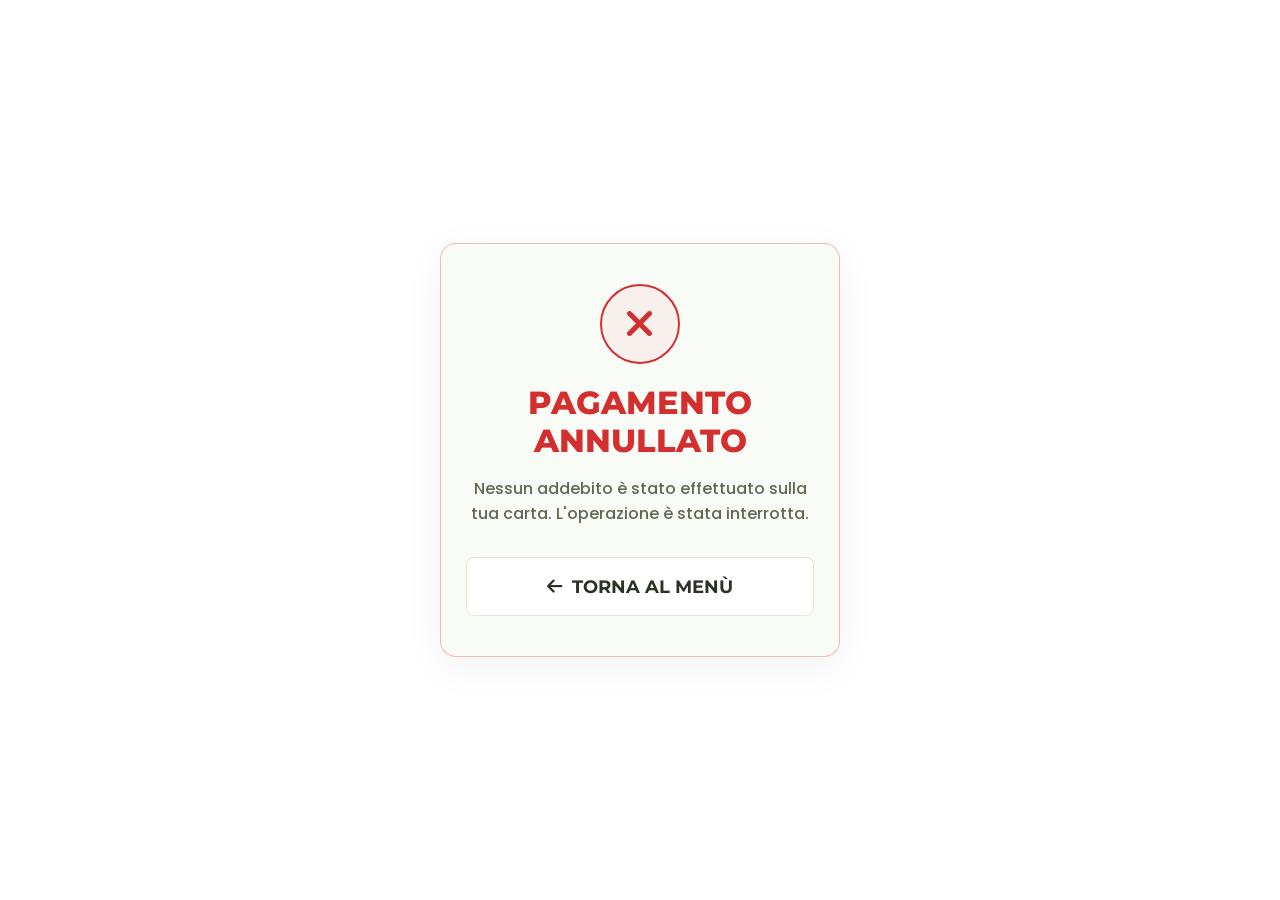
<file: errore.html>
<!DOCTYPE html>
<html lang="it">
<head>
    <meta charset="UTF-8">
    <meta name="viewport" content="width=device-width, initial-scale=1.0, maximum-scale=1.0, user-scalable=no">
    <title>Pagamento Annullato - N'Farinati</title>
    <link href="https://fonts.googleapis.com/css2?family=Montserrat:wght@500;700;800&family=Poppins:wght@400;500;600;700&display=swap" rel="stylesheet">
    <link rel="stylesheet" href="https://cdnjs.cloudflare.com/ajax/libs/font-awesome/6.4.0/css/all.min.css">
    <style>
        * { box-sizing: border-box; margin: 0; padding: 0; font-family: 'Poppins', sans-serif; }
        body { background: #ffffff; color: #2a3324; display: flex; flex-direction: column; align-items: center; justify-content: center; min-height: 100vh; padding: 20px; text-align: center; }
        .card { background: #f9fbf7; padding: 40px 25px; border-radius: 16px; border: 1px solid rgba(211, 47, 47, 0.3); box-shadow: 0 10px 40px rgba(0,0,0,0.06); width: 100%; max-width: 400px; animation: slideUp 0.4s ease-out; }
        @keyframes slideUp { from { opacity: 0; transform: translateY(20px); } to { opacity: 1; transform: translateY(0); } }
        .icon-circle { width: 80px; height: 80px; background: rgba(211, 47, 47, 0.05); border-radius: 50%; display: flex; align-items: center; justify-content: center; margin: 0 auto 20px; border: 2px solid #d32f2f; }
        .icon-circle i { font-size: 2.5rem; color: #d32f2f; }
        h1 { font-family: 'Montserrat', sans-serif; font-size: 2rem; color: #d32f2f; margin-bottom: 15px; font-weight: 800; line-height: 1.2; text-transform: uppercase;}
        p { font-size: 1rem; color: #5e6b52; margin-bottom: 30px; line-height: 1.6; font-weight: 500;}
        
        .btn-back { background: #ffffff; color: #2a3324; border: 1px solid #e2e6dd; padding: 18px 20px; border-radius: 8px; font-size: 1.1rem; font-weight: 700; cursor: pointer; display: flex; justify-content: center; align-items: center; gap: 10px; width: 100%; text-decoration: none; transition: transform 0.2s; font-family: 'Montserrat', sans-serif;}
        .btn-back:active { transform: scale(0.96); background: #d32f2f; color: #fff; border-color: #d32f2f;}
    </style>
</head>
<body>
    <div class="card">
        <div class="icon-circle">
            <i class="fa-solid fa-xmark"></i>
        </div>
        <h1>Pagamento Annullato</h1>
        <p>Nessun addebito è stato effettuato sulla tua carta. L'operazione è stata interrotta.</p>
        
        <a href="menu.html" class="btn-back">
            <i class="fa-solid fa-arrow-left"></i> TORNA AL MENÙ
        </a>
    </div>
</body>
</html>
</file>
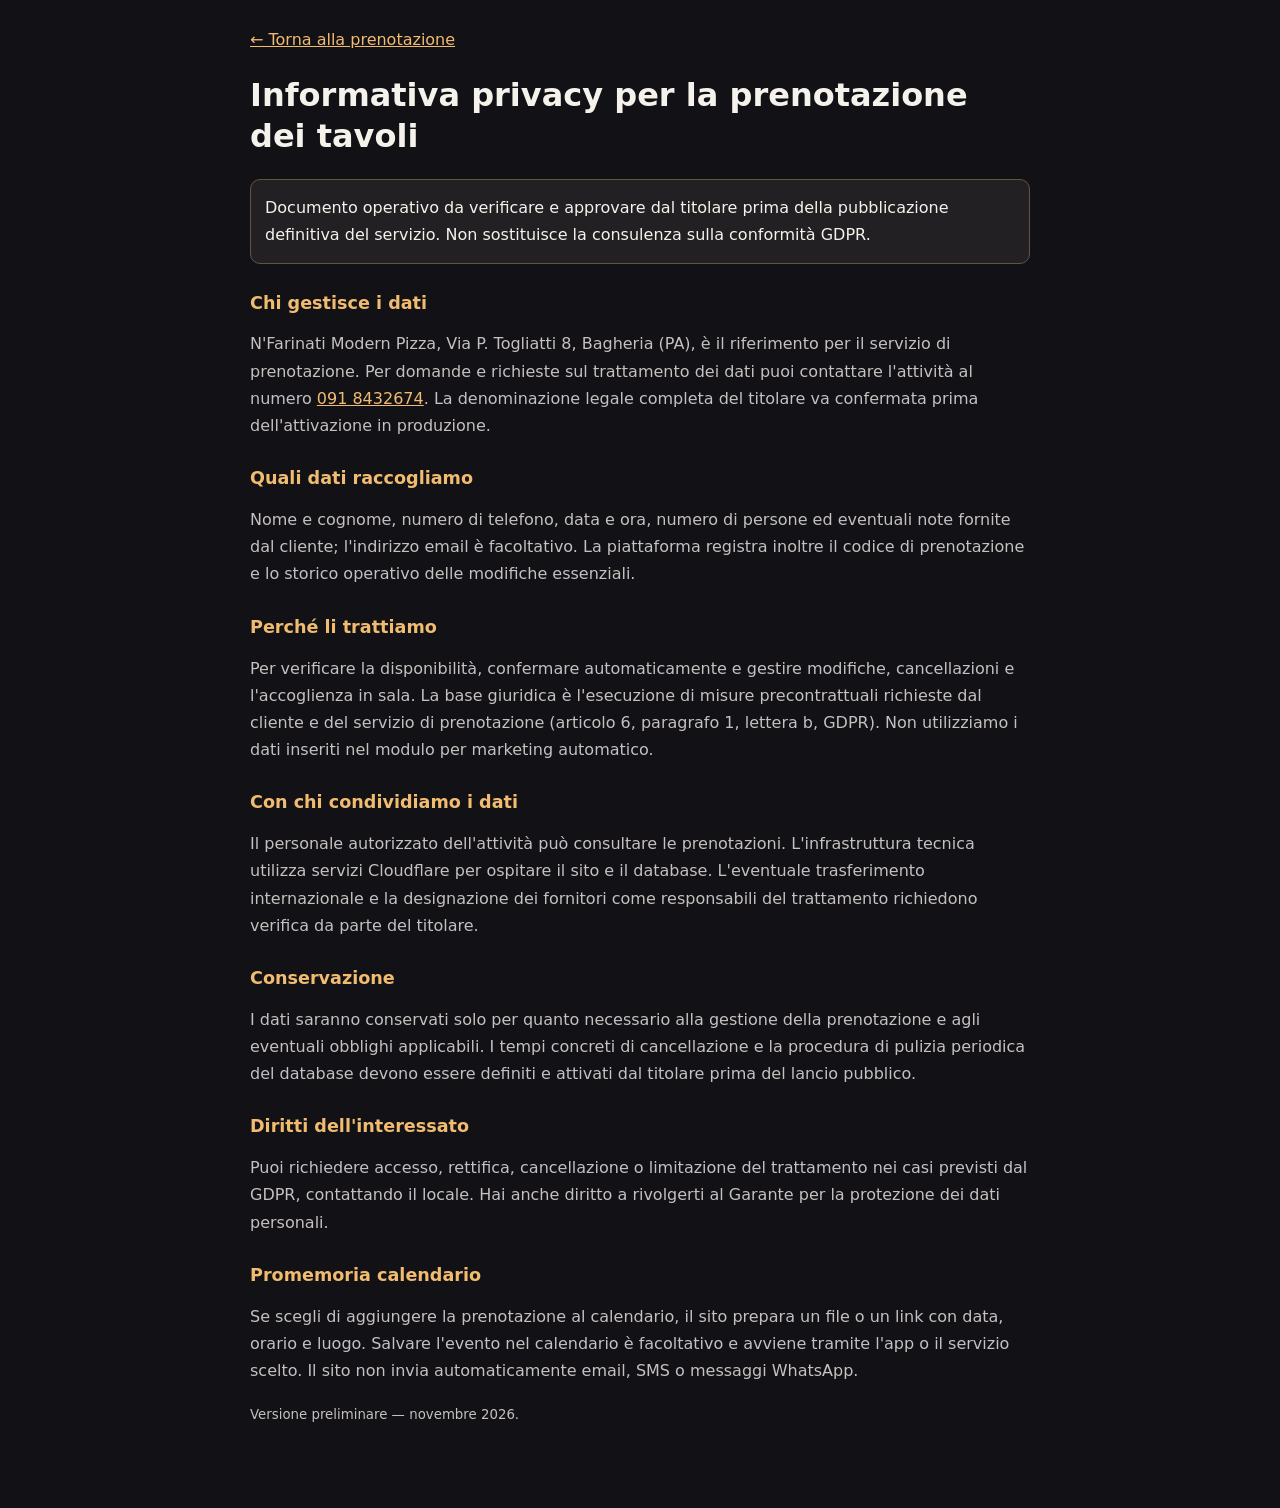
<file: privacy-prenotazioni.html>
<!doctype html><html lang="it"><head><meta charset="utf-8"><meta name="viewport" content="width=device-width, initial-scale=1"><meta name="robots" content="noindex"><title>Informativa prenotazioni | N'Farinati Modern Pizza</title><style>body{background:#111116;color:#f5f2ec;font:16px/1.7 system-ui,sans-serif;margin:0}main{max-width:780px;padding:26px 22px 65px;margin:auto}h1,h2{line-height:1.3}h1{font-size:2rem}h2{font-size:1.1rem;margin-top:28px;color:#f1bb70}p,li{color:#c6c0bf}a{color:#f1bb70}aside{border:1px solid #635342;padding:14px;border-radius:10px;background:#232024}</style></head><body><main><a href="/prenota.html">← Torna alla prenotazione</a><h1>Informativa privacy per la prenotazione dei tavoli</h1><aside>Documento operativo da verificare e approvare dal titolare prima della pubblicazione definitiva del servizio. Non sostituisce la consulenza sulla conformità GDPR.</aside><h2>Chi gestisce i dati</h2><p>N'Farinati Modern Pizza, Via P. Togliatti 8, Bagheria (PA), è il riferimento per il servizio di prenotazione. Per domande e richieste sul trattamento dei dati puoi contattare l'attività al numero <a href="tel:+390918432674">091 8432674</a>. La denominazione legale completa del titolare va confermata prima dell'attivazione in produzione.</p><h2>Quali dati raccogliamo</h2><p>Nome e cognome, numero di telefono, data e ora, numero di persone ed eventuali note fornite dal cliente; l'indirizzo email è facoltativo. La piattaforma registra inoltre il codice di prenotazione e lo storico operativo delle modifiche essenziali.</p><h2>Perché li trattiamo</h2><p>Per verificare la disponibilità, confermare automaticamente e gestire modifiche, cancellazioni e l'accoglienza in sala. La base giuridica è l'esecuzione di misure precontrattuali richieste dal cliente e del servizio di prenotazione (articolo 6, paragrafo 1, lettera b, GDPR). Non utilizziamo i dati inseriti nel modulo per marketing automatico.</p><h2>Con chi condividiamo i dati</h2><p>Il personale autorizzato dell'attività può consultare le prenotazioni. L'infrastruttura tecnica utilizza servizi Cloudflare per ospitare il sito e il database. L'eventuale trasferimento internazionale e la designazione dei fornitori come responsabili del trattamento richiedono verifica da parte del titolare.</p><h2>Conservazione</h2><p>I dati saranno conservati solo per quanto necessario alla gestione della prenotazione e agli eventuali obblighi applicabili. I tempi concreti di cancellazione e la procedura di pulizia periodica del database devono essere definiti e attivati dal titolare prima del lancio pubblico.</p><h2>Diritti dell'interessato</h2><p>Puoi richiedere accesso, rettifica, cancellazione o limitazione del trattamento nei casi previsti dal GDPR, contattando il locale. Hai anche diritto a rivolgerti al Garante per la protezione dei dati personali.</p><h2>Promemoria calendario</h2><p>Se scegli di aggiungere la prenotazione al calendario, il sito prepara un file o un link con data, orario e luogo. Salvare l'evento nel calendario è facoltativo e avviene tramite l'app o il servizio scelto. Il sito non invia automaticamente email, SMS o messaggi WhatsApp.</p><p><small>Versione preliminare — novembre 2026.</small></p></main></body></html>
</file>
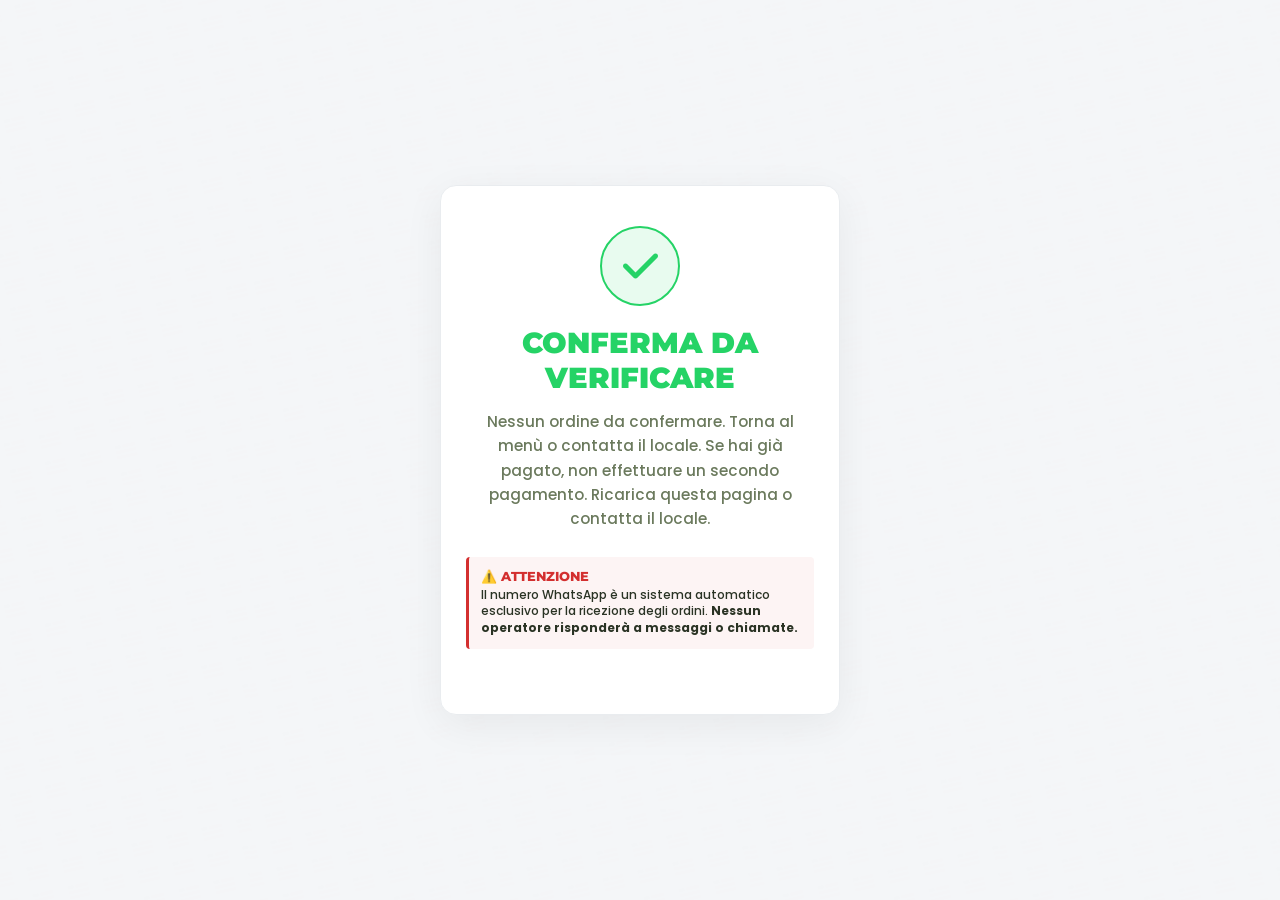
<file: successo.html>
<!DOCTYPE html>
<html lang="it">
<head>
    <meta charset="UTF-8">
    <meta name="viewport" content="width=device-width, initial-scale=1.0, maximum-scale=1.0, user-scalable=no">
    <title>Ordine Confermato - N'Farinati Modern Pizza</title>
    
    <link href="https://fonts.googleapis.com/css2?family=Montserrat:wght@500;700;800;900&family=Poppins:wght@400;500;600;700&display=swap" rel="stylesheet">
    <link rel="stylesheet" href="https://cdnjs.cloudflare.com/ajax/libs/font-awesome/6.4.0/css/all.min.css">
    
    <style>
        :root {
            --bg-main: #f4f6f8; 
            --bg-card: #ffffff; 
            --text-dark: #2a3324; 
            --text-muted: #6b7a5d; 
            --accent-main: #d32f2f; 
            --border-light: #e9ecef;
            --whatsapp: #25D366;
        }
        
        * { box-sizing: border-box; margin: 0; padding: 0; font-family: 'Poppins', sans-serif; }
        
        body { 
            background: var(--bg-main); 
            color: var(--text-dark); 
            display: flex; 
            flex-direction: column; 
            align-items: center; 
            justify-content: center; 
            min-height: 100vh; 
            padding: 20px; 
            text-align: center;
            position: relative;
        }
        
        /* FILIGRANA IN OVERLAY NON BLOCCANTE */
        body::after {
            content: ''; position: fixed; inset: 0; z-index: 90;
            background-image: url('images/filigrana.jpeg');
            background-repeat: repeat; background-size: 250px;
            opacity: 0.04; pointer-events: none;
        }
        
        body > * { position: relative; z-index: 100; }

        .logo-img { 
            width: 160px; 
            max-width: 100%; 
            margin-bottom: 25px; 
            border-radius: 12px; 
            box-shadow: 0 4px 15px rgba(0,0,0,0.05); 
            animation: fadeIn 0.6s ease-out;
        }

        .card { 
            background: var(--bg-card); 
            padding: 40px 25px; 
            border-radius: 16px; 
            border: 1px solid var(--border-light); 
            box-shadow: 0 10px 40px rgba(0,0,0,0.06); 
            width: 100%; 
            max-width: 400px; 
            animation: slideUp 0.5s ease-out; 
        }
        
        @keyframes slideUp { from { opacity: 0; transform: translateY(20px); } to { opacity: 1; transform: translateY(0); } }
        @keyframes fadeIn { from { opacity: 0; } to { opacity: 1; } }
        
        .icon-circle { 
            width: 80px; 
            height: 80px; 
            background: rgba(37, 211, 102, 0.1); 
            border-radius: 50%; 
            display: flex; 
            align-items: center; 
            justify-content: center; 
            margin: 0 auto 20px; 
            border: 2px solid var(--whatsapp); 
        }
        
        .icon-circle i { font-size: 2.5rem; color: var(--whatsapp); }
        
        h1 { 
            font-family: 'Montserrat', sans-serif; 
            font-size: 1.8rem; 
            color: var(--whatsapp); 
            margin-bottom: 15px; 
            font-weight: 900; 
            line-height: 1.2; 
            text-transform: uppercase;
        }
        
        p { 
            font-size: 0.95rem; 
            color: var(--text-muted); 
            margin-bottom: 25px; 
            line-height: 1.6; 
            font-weight: 500;
        }
        
        .highlight { 
            color: var(--accent-main); 
            font-weight: 800; 
            font-family: 'Montserrat', sans-serif; 
            text-transform: uppercase; 
            font-size: 1rem;
        }
        
        .btn-whatsapp { 
            background: var(--whatsapp); 
            color: white; 
            border: none; 
            padding: 16px 20px; 
            border-radius: 12px; 
            font-size: 1.1rem; 
            font-weight: 800; 
            cursor: pointer; 
            display: flex; 
            justify-content: center; 
            align-items: center; 
            gap: 10px; 
            width: 100%; 
            text-decoration: none; 
            box-shadow: 0 8px 20px rgba(37, 211, 102, 0.25); 
            transition: transform 0.2s; 
            font-family: 'Montserrat', sans-serif; 
            text-transform: uppercase; 
            animation: pulse 2s infinite;
        }
        
        .btn-whatsapp:active { transform: scale(0.96); }
        
        @keyframes pulse { 
            0% { box-shadow: 0 0 0 0 rgba(37, 211, 102, 0.4); } 
            70% { box-shadow: 0 0 0 15px rgba(37, 211, 102, 0); } 
            100% { box-shadow: 0 0 0 0 rgba(37, 211, 102, 0); } 
        }
    </style>
<script src="/checkout-client.js"></script>
</head>
<body>


    <div class="card">
        <div class="icon-circle">
            <i class="fa-solid fa-check"></i>
        </div>
        <h1 id="titolo-successo">Verifica ordine…</h1>
        <p id="order-result">Il tuo ordine è stato ricevuto in cassa.<br><br>
        <span class="highlight">Fai l'ultimo passo:</span><br> invia il resoconto per far avviare la preparazione!</p>
        
        <div style="background: rgba(211, 47, 47, 0.05); border-left: 3px solid var(--accent-main); padding: 12px; border-radius: 4px; margin-bottom: 25px; text-align: left;">
            <span style="display: block; font-size: 0.8rem; color: var(--accent-main); font-weight: 800; font-family: 'Montserrat', sans-serif; margin-bottom: 3px;">⚠️ ATTENZIONE</span>
            <span style="font-size: 0.75rem; color: var(--text-dark); line-height: 1.4; display: block; font-weight: 500;">Il numero WhatsApp è un sistema automatico esclusivo per la ricezione degli ordini. <b>Nessun operatore risponderà a messaggi o chiamate.</b></span>
        </div>
        
        <button hidden disabled class="btn-whatsapp" onclick="sendFinalWhatsApp()">
            <i class="fa-brands fa-whatsapp fa-xl"></i> AVVISA LA CUCINA
        </button>
    </div>

    <script>
        let verifiedOrderMessage = '';
        window.onload = async function() {
            const button = document.querySelector('.btn-whatsapp');
            button.hidden = true; button.style.display = 'none';
            try {
                const order = await confirmPendingOrder();
                verifiedOrderMessage = orderWhatsAppText(order);
                document.getElementById('titolo-successo').textContent = order.paymentMethod === 'carta' ? 'Pagamento riuscito!' : 'Ordine ricevuto!';
                button.hidden = false; button.disabled = false; button.style.display = 'flex';
            } catch (error) {
                document.getElementById('titolo-successo').textContent = 'Conferma da verificare';
                document.getElementById('order-result').textContent = error.message + ' Se hai già pagato, non effettuare un secondo pagamento. Ricarica questa pagina o contatta il locale.';
            }
        };

        function sendFinalWhatsApp() {
            let finalMessage = verifiedOrderMessage;
            if (!finalMessage) {
                alert("Nessun ordine trovato in memoria. Torna al menu e riprova, o contatta il locale!");
                return;
            }
            const phoneNumber = "+390918432674"; 
            const safeMessage = encodeURIComponent(finalMessage);
            window.location.href = `https://wa.me/${phoneNumber}?text=${safeMessage}`;
        }
    </script>
</body>
</html>
</file>
